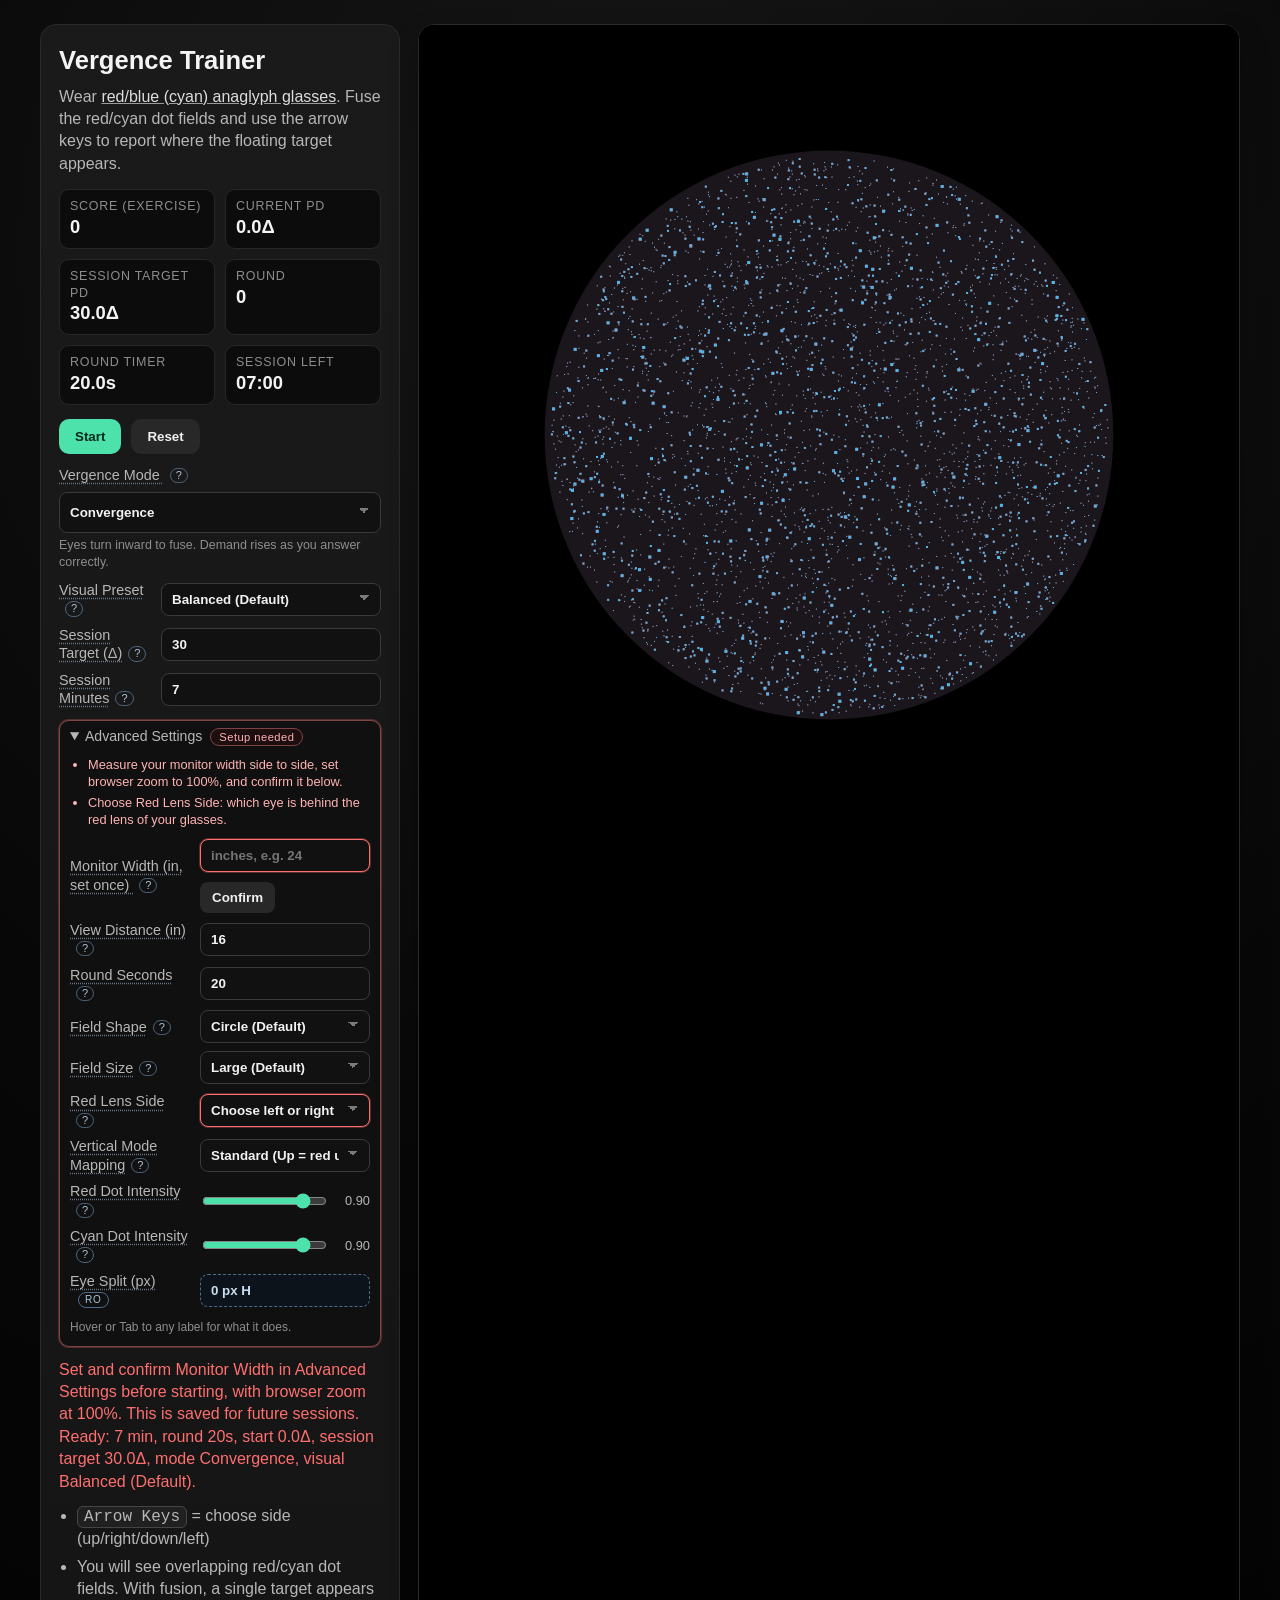
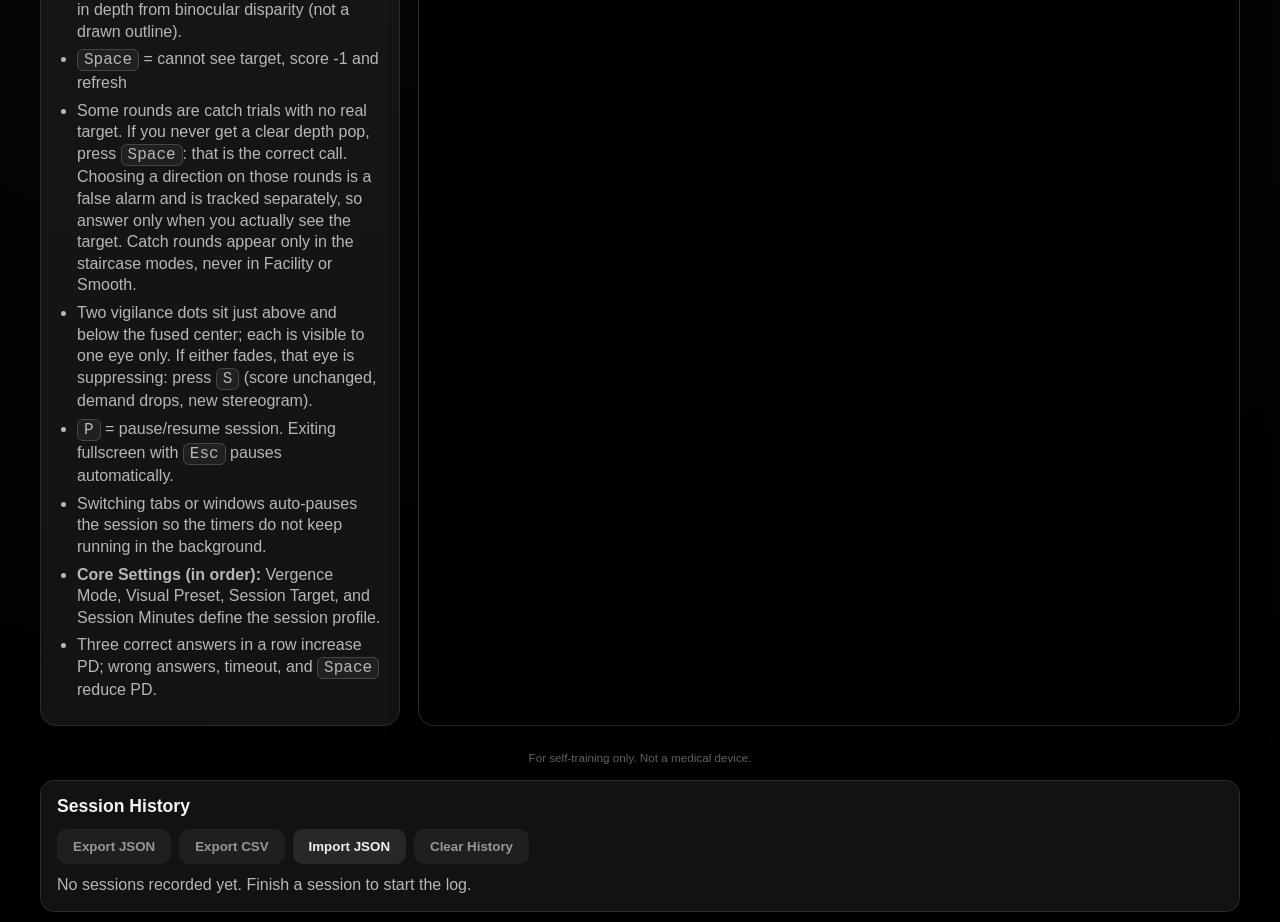
<file: index.html>
<!doctype html>
<html lang="en">
  <head>
    <meta charset="UTF-8" />
    <meta name="viewport" content="width=device-width, initial-scale=1.0" />
    <title>Vergence Trainer</title>
    <link rel="stylesheet" href="styles.css" />
  </head>
  <body>
    <main class="layout">
      <section class="panel" aria-labelledby="appTitle">
        <h1 id="appTitle">Vergence Trainer</h1>
        <p class="intro-copy">
          Wear
          <a href="https://en.wikipedia.org/wiki/Anaglyph_3D" target="_blank" rel="noopener noreferrer">red/blue (cyan) anaglyph glasses</a>.
          Fuse the red/cyan dot fields and use the arrow keys to report where
          the floating target appears.
        </p>

        <div class="hud">
          <div class="hud-item">
            <span class="label">Score (Exercise)</span>
            <strong id="score">0</strong>
          </div>
          <div class="hud-item">
            <span class="label">Current PD</span>
            <strong id="prism">0Δ</strong>
          </div>
          <div class="hud-item">
            <span class="label">Session Target PD</span>
            <strong id="goalPdHud">30Δ</strong>
          </div>
          <div class="hud-item">
            <span class="label">Round</span>
            <strong id="round">0</strong>
          </div>
          <div class="hud-item">
            <span class="label">Round Timer</span>
            <strong id="timer">20.0s</strong>
          </div>
          <div class="hud-item">
            <span class="label">Session Left</span>
            <strong id="sessionTimer">07:00</strong>
          </div>
        </div>

        <div class="controls">
          <button id="startBtn" type="button">Start</button>
          <button id="resetBtn" type="button" class="ghost">Reset</button>
        </div>

        <div class="setup-grid core-setup">
          <label for="vergenceMode" class="has-tooltip">
            Vergence Mode
            <span id="vergenceModeTipPanel" class="mode-tip-panel"></span>
          </label>
          <select id="vergenceMode"></select>
          <p id="vergenceModeDescription" class="mode-description"></p>
          <label
            for="visualPreset"
            class="has-tooltip"
            data-tip="How the dot field looks: dot sizes and how strongly the target stands out. Fine Dots is the hardest to see."
          >Visual Preset</label>
          <select id="visualPreset"></select>
          <label
            for="goalPd"
            class="has-tooltip"
            data-tip="The demand, in prism diopters, you are aiming to reach this session. Hitting it shows Target Met in the summary."
          >Session Target (Δ)</label>
          <input
            id="goalPd"
            type="number"
            min="1"
            max="500"
            step="1"
            value="30"
          />
          <label
            for="sessionMinutes"
            class="has-tooltip"
            data-tip="How long the whole session runs before the summary appears."
          >Session Minutes</label>
          <input
            id="sessionMinutes"
            type="number"
            min="1"
            max="30"
            step="1"
            value="7"
          />
        </div>

        <details class="advanced-setup">
          <summary>Advanced Settings<span id="setupNeededBadge" class="setup-badge" hidden>Setup needed</span></summary>
          <ul id="setupChecklist" class="setup-checklist" hidden></ul>
          <div class="setup-grid">
            <label
              for="monitorWidth"
              class="monitor-width-label has-tooltip"
              data-tip="Measure your screen side to side (not diagonally), in inches. Everything the app says in prism diopters is scaled from this, so it has to be right. If your measurement lands between marks, round up. Set browser zoom to 100% (Cmd/Ctrl+0) before confirming; the app cannot detect zoom that was already applied. Asked once, then saved in this browser."
            >
              Monitor Width (in, set once)
            </label>
            <div class="monitor-width-controls">
              <input
                id="monitorWidth"
                type="number"
                min="10"
                max="60"
                step="0.5"
                placeholder="inches, e.g. 24"
              />
              <button id="monitorWidthConfirmBtn" type="button" class="ghost" hidden>Confirm</button>
            </div>
            <label
              for="viewDistance"
              class="has-tooltip"
              data-tip="How far your eyes sit from the screen, in inches. Used together with Monitor Width to convert pixels into prism diopters."
            >View Distance (in)</label>
            <input
              id="viewDistance"
              type="number"
              min="8"
              max="60"
              step="0.5"
              value="16"
            />
            <label
              for="startPd"
              class="debug-only has-tooltip"
              data-tip="Debug only: the demand the session starts at instead of zero."
            >Start PD (Δ)</label>
            <input
              id="startPd"
              class="debug-only"
              type="number"
              min="0"
              max="500"
              step="1"
              value="0"
            />
            <label
              for="roundSeconds"
              class="has-tooltip"
              data-tip="How long you get to answer each round. Running out of time beeps and scores -1."
            >Round Seconds</label>
            <input
              id="roundSeconds"
              type="number"
              min="5"
              max="120"
              step="1"
              value="20"
            />
            <label
              for="fieldShape"
              class="has-tooltip"
              data-tip="The outline of the dot field, circle or square. Purely visual preference."
            >Field Shape</label>
            <select id="fieldShape">
              <option value="circle">Circle (Default)</option>
              <option value="square">Square</option>
            </select>
            <label
              for="fieldSize"
              class="has-tooltip"
              data-tip="Shrinks the whole dot field. A smaller field gives your eyes less to lock onto, which makes fusion harder."
            >Field Size</label>
            <select id="fieldSize">
              <option value="large">Large (Default)</option>
              <option value="medium">Medium</option>
              <option value="small">Small (Harder)</option>
            </select>
            <label
              for="redLensSide"
              class="has-tooltip"
              data-tip="Look at your glasses: which eye is behind the red lens? This sets which direction counts as convergence, so it must be answered once before starting. To double-check: in Convergence mode the fused field should float in front of the screen; if it sinks behind, pick the other side."
            >
              Red Lens Side
            </label>
            <select id="redLensSide">
              <option value="" disabled hidden>Choose left or right</option>
              <option value="left">Left eye</option>
              <option value="right">Right eye</option>
            </select>
            <label
              for="verticalPolarity"
              class="has-tooltip"
              data-tip="Flips which direction counts as Vergence Up versus Vergence Down, if testing with your doctor shows your setup runs opposite."
            >Vertical Mode Mapping</label>
            <select id="verticalPolarity">
              <option value="standard">Standard (Up = red up)</option>
              <option value="flipped">Flipped (Up = blue (cyan) up)</option>
            </select>
            <label
              for="leftDotIntensity"
              class="has-tooltip"
              data-tip="Brightness of the red dots, 0.3 to 1.0. It sits just under full by default so the dots stay crisp without glare or bleed. Lower it if, with glasses on and one eye closed at a time, red dots show faintly through the wrong lens (ghosting)."
            >Red Dot Intensity</label>
            <div class="intensity-control">
              <input id="leftDotIntensity" type="range" min="0.3" max="1" step="0.05" value="0.9" />
              <span id="leftDotIntensityValue" class="intensity-value">0.90</span>
            </div>
            <label
              for="rightDotIntensity"
              class="has-tooltip"
              data-tip="Brightness of the cyan dots, 0.3 to 1.0. It sits just under full by default so the dots stay crisp without glare or bleed. Lower it if, with glasses on and one eye closed at a time, cyan dots show faintly through the wrong lens (ghosting)."
            >Cyan Dot Intensity</label>
            <div class="intensity-control">
              <input id="rightDotIntensity" type="range" min="0.3" max="1" step="0.05" value="0.9" />
              <span id="rightDotIntensityValue" class="intensity-value">0.90</span>
            </div>
            <label
              for="lrSplit"
              class="readonly-label has-tooltip"
              data-tip="Read-only: how far apart the red and cyan fields are drawn right now, in screen pixels, tagged H (horizontal) or V (vertical)."
            >Eye Split (px)</label>
            <input id="lrSplit" type="text" value="0 px" readonly />
          </div>
          <p class="advanced-hint">Hover or Tab to any label for what it does.</p>
          <ul class="advanced-help-list debug-only">
            <li><strong>Debug Shortcuts:</strong> <kbd>[</kbd> or <kbd>-</kbd> / <kbd>_</kbd> for -1; <kbd>]</kbd> or <kbd>=</kbd> / <kbd>+</kbd> for +1. Works in fullscreen.</li>
          </ul>
        </details>
        <p id="status" class="status" aria-live="polite">Press Start to begin.</p>
        <div id="pauseCard" class="pause-card" hidden>
          <strong class="pause-title">Session Paused</strong>
          <div class="pause-grid">
            <span class="pause-key">Exercise</span>
            <strong id="pauseExerciseName">Vergence Trainer</strong>
            <span class="pause-key">Vergence</span>
            <strong id="pauseVergenceMode">Convergence</strong>
            <span class="pause-key">Eye Split</span>
            <strong id="pauseLrSplit">0 px</strong>
          </div>
        </div>
        <p id="debugStatus" class="debug-status" hidden></p>
        <div id="debugControls" class="debug-controls" hidden>
          <button id="debugDownBtn" type="button" class="ghost debug-btn" aria-label="Decrease difficulty">-</button>
          <button id="debugUpBtn" type="button" class="ghost debug-btn" aria-label="Increase difficulty">+</button>
        </div>

        <ul class="instructions">
          <li><kbd>Arrow Keys</kbd> = choose side (up/right/down/left)</li>
          <li>
            You will see overlapping red/cyan dot fields. With fusion,
            a single target appears in depth from binocular disparity (not a
            drawn outline).
          </li>
          <li><kbd>Space</kbd> = cannot see target, score -1 and refresh</li>
          <li>
            Some rounds are catch trials with no real target. If you never get
            a clear depth pop, press <kbd>Space</kbd>: that is the correct call.
            Choosing a direction on those rounds is a false alarm and is
            tracked separately, so answer only when you actually see the target.
            Catch rounds appear only in the staircase modes, never in Facility
            or Smooth.
          </li>
          <li>
            Two vigilance dots sit just above and below the fused center; each
            is visible to one eye only. If either fades, that eye is
            suppressing: press <kbd>S</kbd> (score unchanged, demand drops,
            new stereogram).
          </li>
          <li><kbd>P</kbd> = pause/resume session. Exiting fullscreen with <kbd>Esc</kbd> pauses automatically.</li>
          <li>Switching tabs or windows auto-pauses the session so the timers do not keep running in the background.</li>
          <li>
            <strong>Core Settings (in order):</strong> Vergence Mode,
            Visual Preset, Session Target, and Session Minutes define the
            session profile.
          </li>
          <li>
            Three correct answers in a row increase PD; wrong answers, timeout,
            and <kbd>Space</kbd> reduce PD.
          </li>
        </ul>
      </section>

      <section id="viewerWrap" class="viewer-wrap">
        <canvas
          id="viewer"
          width="680"
          height="680"
          aria-label="Vergence training target"
          role="img"
        ></canvas>
      </section>
    </main>
    <p class="disclaimer-note page-footer-warning">
      For self-training only. Not a medical device.
    </p>

    <section id="summaryCard" class="summary-card hidden" aria-live="polite">
      <h2>Session Summary</h2>
      <div class="summary-grid">
        <div><span>Result</span><strong id="sumResult">-</strong></div>
        <div><span>Best PD</span><strong id="sumBestPd">0Δ</strong></div>
        <div><span>Session Target PD</span><strong id="sumGoalPd">30Δ</strong></div>
        <div><span>Total Score</span><strong id="sumScore">0</strong></div>
        <div><span>Exercise Scores</span><strong id="sumExerciseScores">Convergence 0 | Divergence 0</strong></div>
        <div><span>Ranges (Break/Rec)</span><strong id="sumRanges">-</strong></div>
        <div><span>Facility</span><strong id="sumFacility">-</strong></div>
        <div><span>Rounds</span><strong id="sumRounds">0</strong></div>
        <div><span>Session Time</span><strong id="sumDuration">00:00</strong></div>
        <div><span>Correct</span><strong id="sumCorrect">0</strong></div>
        <div><span>Wrong</span><strong id="sumWrong">0</strong></div>
        <div><span>Timeouts</span><strong id="sumTimeouts">0</strong></div>
        <div><span>Skips</span><strong id="sumSkips">0</strong></div>
        <div><span>Suppressions</span><strong id="sumSuppressions">0</strong></div>
        <div><span>Catch Trials (false alarms)</span><strong id="sumCatch">-</strong></div>
      </div>
    </section>

    <section id="historyCard" class="summary-card history-card">
      <h2>Session History</h2>
      <div class="history-actions">
        <button id="historyExportJsonBtn" type="button" class="ghost">Export JSON</button>
        <button id="historyExportCsvBtn" type="button" class="ghost">Export CSV</button>
        <button id="historyImportBtn" type="button" class="ghost">Import JSON</button>
        <button id="historyClearBtn" type="button" class="ghost">Clear History</button>
        <input id="historyImportFile" type="file" accept="application/json,.json" hidden />
      </div>
      <p id="historyEmpty">No sessions recorded yet. Finish a session to start the log.</p>
      <div id="historyTrendWrap" class="history-trend-wrap" hidden>
        <div class="trend-legend">
          <span class="trend-legend-item"><i class="trend-swatch trend-swatch-best"></i>Best PD</span>
          <span class="trend-legend-item"><i class="trend-swatch trend-swatch-break"></i>Break point</span>
        </div>
        <canvas
          id="historyTrend"
          height="160"
          role="img"
          aria-label="Best PD and break point per session over time"
        ></canvas>
        <div id="historyTrendTooltip" class="trend-tooltip" hidden></div>
      </div>
      <div class="history-table-wrap">
        <table id="historyTable" hidden>
          <thead>
            <tr>
              <th>Date</th>
              <th>Mode</th>
              <th>Best PD</th>
              <th>Break/Rec</th>
              <th>Score</th>
              <th>Rounds</th>
              <th>Suppr.</th>
            </tr>
          </thead>
          <tbody id="historyTableBody"></tbody>
        </table>
      </div>
    </section>

    <script src="config.js"></script>
    <script src="vergence-core.js"></script>
    <script src="app.js"></script>
  </body>
</html>
</file>
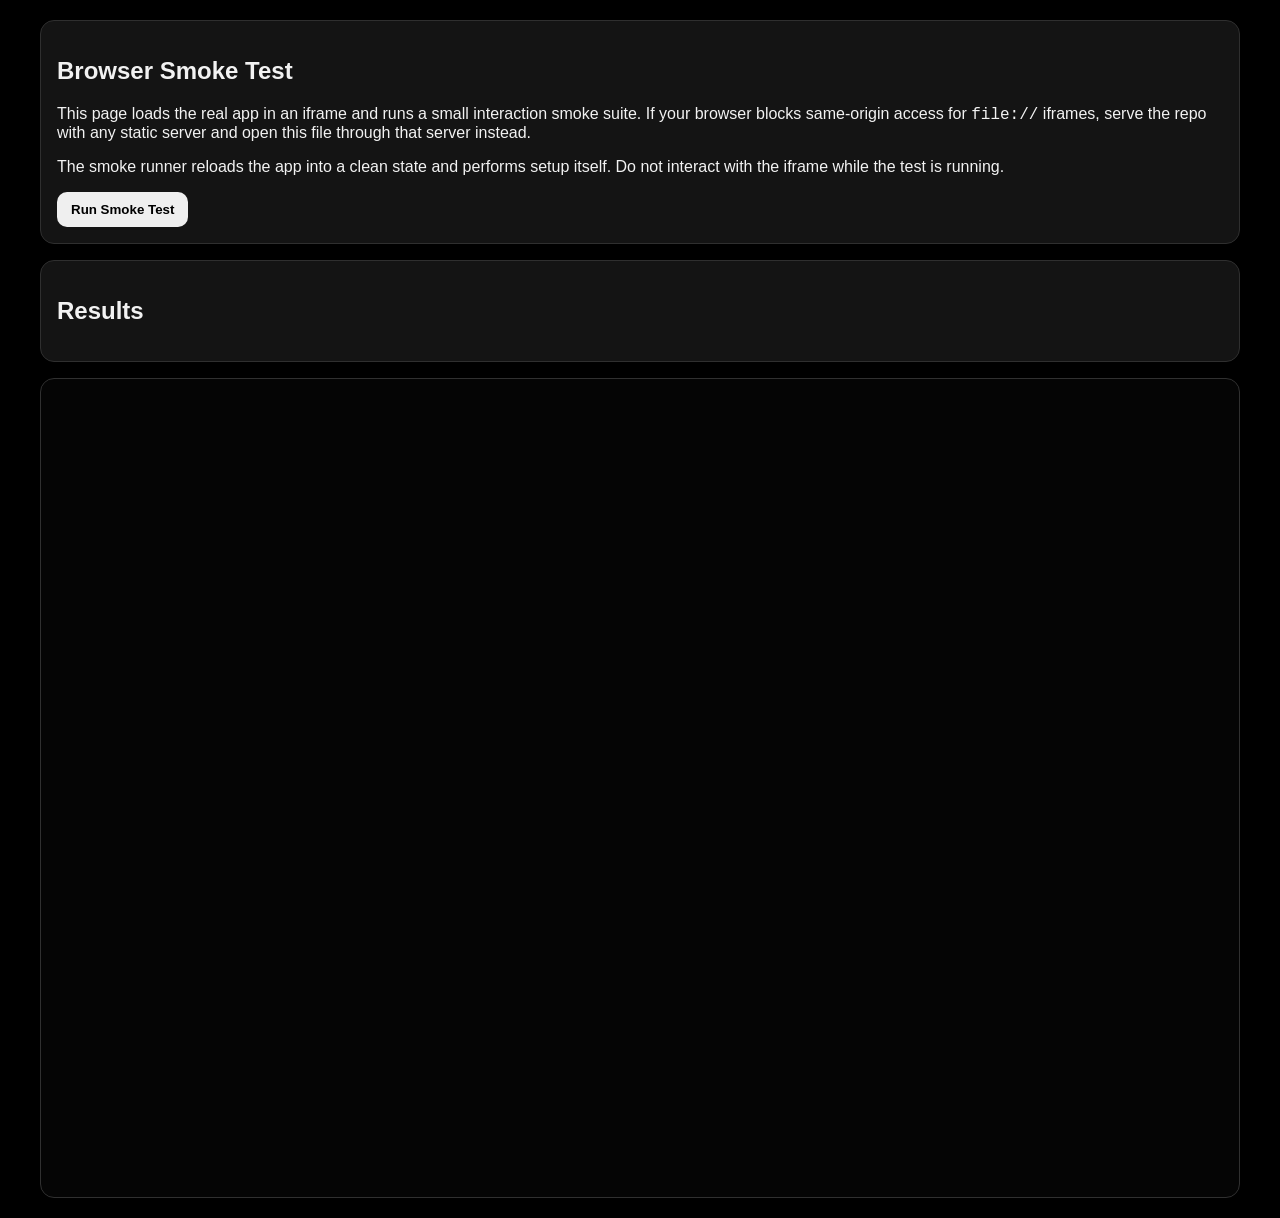
<file: tests/browser-smoke.html>
<!doctype html>
<html lang="en">
  <head>
    <meta charset="UTF-8" />
    <meta name="viewport" content="width=device-width, initial-scale=1.0" />
    <title>Vergence Trainer Browser Smoke Test</title>
    <style>
      :root {
        --bg: #0a0a0a;
        --panel: #141414;
        --text: #f2f2f2;
        --muted: #b8b8b8;
        --pass: #59d7a8;
        --fail: #ff7b7b;
      }

      * {
        box-sizing: border-box;
      }

      body {
        margin: 0;
        min-height: 100vh;
        padding: 20px;
        font-family: "Trebuchet MS", "Segoe UI", sans-serif;
        background: #000;
        color: var(--text);
      }

      .layout {
        width: min(1200px, 100%);
        margin: 0 auto;
        display: grid;
        gap: 16px;
      }

      .panel {
        padding: 16px;
        border: 1px solid #2f2f2f;
        border-radius: 14px;
        background: var(--panel);
      }

      button {
        border: 0;
        border-radius: 10px;
        padding: 10px 14px;
        font-weight: 700;
        cursor: pointer;
      }

      #results {
        margin: 0;
        padding-left: 18px;
      }

      #results li {
        margin-bottom: 6px;
      }

      .pass {
        color: var(--pass);
      }

      .fail {
        color: var(--fail);
      }

      .env-warning {
        margin: 12px 0 0;
        padding: 10px 12px;
        border: 1px solid #6d3e3e;
        border-radius: 10px;
        background: #1b0f0f;
        color: #ffd0d0;
      }

      iframe {
        width: 100%;
        min-height: 820px;
        border: 1px solid #303030;
        border-radius: 14px;
        background: #050505;
      }

      code {
        font-family: ui-monospace, SFMono-Regular, Menlo, monospace;
      }
    </style>
  </head>
  <body>
    <main class="layout">
      <section class="panel">
        <h1>Browser Smoke Test</h1>
        <p>
          This page loads the real app in an iframe and runs a small interaction
          smoke suite. If your browser blocks same-origin access for
          <code>file://</code> iframes, serve the repo with any static server and
          open this file through that server instead.
        </p>
        <p>
          The smoke runner reloads the app into a clean state and performs setup
          itself. Do not interact with the iframe while the test is running.
        </p>
        <p id="environmentWarning" class="env-warning" hidden></p>
        <button id="runBtn" type="button">Run Smoke Test</button>
      </section>

      <section class="panel">
        <h2>Results</h2>
        <ol id="results"></ol>
      </section>

      <iframe id="appFrame" title="Vergence Trainer Smoke Test Frame"></iframe>
    </main>

    <script src="browser-smoke.js"></script>
  </body>
</html>
</file>
<file: styles.css>
:root {
  --bg: #050505;
  --panel: #131313;
  --text: #f4f4f4;
  --muted: #b7b7b7;
  --accent: #4de2ab;
  --danger: #ff6f6f;
}

* {
  box-sizing: border-box;
}

[hidden] {
  display: none !important;
}

body {
  margin: 0;
  min-height: 100vh;
  font-family: "Trebuchet MS", "Segoe UI", sans-serif;
  line-height: 1.35;
  background: radial-gradient(circle at 50% 10%, #171717 0%, #070707 40%, #000000 100%);
  color: var(--text);
}

body.session-active {
  display: grid;
  place-items: center;
  background: #000;
}

body.session-active .layout {
  width: min(96vw, 96vh);
  margin: 0;
  grid-template-columns: 1fr;
  gap: 0;
}

body.session-active .panel {
  display: none;
}

body.session-active .viewer-wrap {
  border-color: #000;
  border-radius: 0;
  box-shadow: none;
  background: #000;
}

body.session-active #viewer {
  width: min(96vw, 96vh);
  max-width: 96vw;
  max-height: 96vh;
}

.layout {
  width: min(1200px, 96vw);
  margin: 24px auto;
  display: grid;
  grid-template-columns: minmax(290px, 360px) 1fr;
  gap: 18px;
}

.panel {
  padding: 18px;
  border: 1px solid #2b2b2b;
  border-radius: 16px;
  background: linear-gradient(180deg, #1a1a1a, var(--panel));
}

h1 {
  margin: 0 0 8px;
  font-size: 1.6rem;
}

p {
  margin: 0 0 14px;
  color: var(--muted);
  line-height: 1.4;
}

.intro-copy a,
.intro-copy a:visited {
  color: #dedede;
  text-decoration-color: #9a9a9a;
}

.intro-copy a:hover,
.intro-copy a:focus-visible {
  color: #f4f4f4;
  text-decoration-color: #d0d0d0;
}

.hud {
  display: grid;
  grid-template-columns: repeat(2, minmax(100px, 1fr));
  gap: 10px;
  margin-bottom: 14px;
}

.hud-item {
  padding: 8px 10px;
  border-radius: 10px;
  background: #0c0c0c;
  border: 1px solid #272727;
}

.label {
  display: block;
  font-size: 0.78rem;
  letter-spacing: 0.06em;
  text-transform: uppercase;
  color: #8d8d8d;
}

.hud-item strong {
  font-size: 1.15rem;
}

.controls {
  display: flex;
  gap: 10px;
  margin-bottom: 12px;
}

.setup-grid {
  display: grid;
  grid-template-columns: minmax(0, 1fr) 170px;
  align-items: center;
  column-gap: 12px;
  row-gap: 8px;
}

.core-setup {
  margin-bottom: 12px;
  grid-template-columns: minmax(0, 1fr) minmax(0, 220px);
}

.core-setup label[for="vergenceMode"],
.core-setup #vergenceMode {
  grid-column: 1 / -1;
}

.debug-only {
  display: none;
}

body.debug-mode .debug-only {
  display: revert;
}

body.training-live .intro-copy,
body.training-live .core-setup,
body.training-live .advanced-setup,
body.training-live .instructions {
  display: none;
}

.advanced-setup {
  margin: 0 0 12px;
  border: 1px solid #2f2f2f;
  border-radius: 10px;
  background: #101010;
  padding: 6px 10px 10px;
}

.advanced-setup.needs-attention {
  border-color: #7e4444;
  box-shadow: 0 0 0 1px rgb(255 111 111 / 25%);
}

.advanced-setup summary {
  cursor: pointer;
  font-size: 0.88rem;
  color: var(--muted);
  user-select: none;
}

.setup-checklist {
  margin: 10px 0 2px;
  padding-left: 18px;
  color: #ffb3b3;
  font-size: 0.8rem;
}

.setup-checklist li {
  margin-bottom: 4px;
  line-height: 1.35;
}

.setup-badge {
  white-space: nowrap;
  margin-left: 8px;
  padding: 2px 8px;
  border-radius: 999px;
  border: 1px solid #7e4444;
  background: #1d0f0f;
  color: #ffb3b3;
  font-size: 0.7rem;
  letter-spacing: 0.04em;
}

.setup-grid input.needs-value,
.setup-grid select.needs-value {
  border-color: var(--danger);
  box-shadow: 0 0 0 1px rgb(255 111 111 / 30%);
}

.advanced-hint {
  margin: 10px 0 0;
  font-size: 0.75rem;
  color: #8d8d8d;
}

.core-setup .mode-description {
  grid-column: 1 / -1;
  margin: -4px 0 2px;
  font-size: 0.78rem;
  color: #8d8d8d;
  line-height: 1.35;
}

.advanced-setup .setup-grid {
  margin-top: 10px;
}

.advanced-help-list {
  margin: 10px 0 0;
  padding-left: 18px;
  color: #a0a5aa;
  font-size: 0.78rem;
}

.advanced-help-list li {
  margin-bottom: 5px;
  line-height: 1.35;
}

/* Labels wrap instead of overflowing, so a long label can never run under
   the control next to it no matter how the text changes later. */
.setup-grid label {
  font-size: 0.9rem;
  color: var(--muted);
  white-space: normal;
  overflow-wrap: break-word;
  min-width: 0;
  line-height: 1.28;
}

.setup-grid label.has-tooltip {
  cursor: help;
  position: relative;
  text-decoration-line: underline;
  text-decoration-style: dotted;
  text-decoration-color: #687482;
  text-underline-offset: 3px;
}

.setup-grid label.has-tooltip[data-tip]::before {
  content: attr(data-tip);
  white-space: pre-line;
  position: absolute;
  left: 0;
  bottom: calc(100% + 8px);
  width: 250px;
  padding: 8px 10px;
  border-radius: 8px;
  border: 1px solid #44576c;
  background: #0f1722;
  color: #d8e4f0;
  font-size: 0.75rem;
  font-weight: 400;
  line-height: 1.4;
  z-index: 6;
  opacity: 0;
  visibility: hidden;
  pointer-events: none;
  transition: opacity 120ms ease;
}

.setup-grid label.has-tooltip[data-tip]:hover::before,
.setup-grid label.has-tooltip[data-tip]:focus-visible::before {
  opacity: 1;
  visibility: visible;
}

/* Structured tooltip for the mode picker: built by JS from the same data as
   the dropdown, so names, grouping, and order always match it. */
.mode-tip-panel {
  display: block;
  position: absolute;
  left: 0;
  top: calc(100% + 6px);
  width: 330px;
  padding: 10px 12px;
  border-radius: 8px;
  border: 1px solid #44576c;
  background: #0f1722;
  color: #d8e4f0;
  font-size: 0.75rem;
  font-weight: 400;
  line-height: 1.45;
  z-index: 6;
  opacity: 0;
  visibility: hidden;
  pointer-events: none;
  transition: opacity 120ms ease;
}

.setup-grid label.has-tooltip:hover .mode-tip-panel,
.setup-grid label.has-tooltip:focus-visible .mode-tip-panel {
  opacity: 1;
  visibility: visible;
}

.mode-tip-group {
  display: block;
  margin: 9px 0 3px;
  font-size: 0.66rem;
  letter-spacing: 0.07em;
  text-transform: uppercase;
  color: #7f93a8;
}

.mode-tip-group:first-child {
  margin-top: 0;
}

.mode-tip-item {
  display: block;
  margin-bottom: 4px;
  padding-left: 10px;
}

.mode-tip-item strong {
  color: #f0f5fa;
}

.setup-grid label.has-tooltip::after {
  content: "?";
  display: inline-block;
  margin-left: 6px;
  padding: 0 5px;
  border: 1px solid #4f657c;
  border-radius: 999px;
  color: #aec3d8;
  font-size: 0.69rem;
  line-height: 1.2;
  vertical-align: 1px;
}

.setup-grid label.readonly-label::after {
  content: "RO";
  margin-left: 8px;
  padding: 1px 6px;
  border-radius: 999px;
  border: 1px solid #4d6d8b;
  color: #a8c4dc;
  font-size: 0.63rem;
  letter-spacing: 0.08em;
  text-transform: uppercase;
}

.setup-grid input,
.setup-grid select {
  width: 100%;
  padding: 8px 10px;
  border-radius: 8px;
  border: 1px solid #3a3a3a;
  background: #111;
  color: #f2f2f2;
  font-weight: 700;
}

.intensity-control {
  display: flex;
  align-items: center;
  gap: 8px;
}

.setup-grid .intensity-control input[type="range"] {
  padding: 0;
  border: 0;
  background: transparent;
  accent-color: var(--accent);
}

.intensity-value {
  min-width: 2.6em;
  text-align: right;
  font-size: 0.8rem;
  color: var(--muted);
}

.monitor-width-controls {
  display: flex;
  flex-direction: column;
  align-items: stretch;
  gap: 10px;
}

.monitor-width-controls input {
  min-width: 0;
}

.monitor-width-controls button {
  padding: 8px 12px;
  border-radius: 8px;
  white-space: nowrap;
  align-self: flex-start;
}

.setup-grid select {
  appearance: none;
  background-image: linear-gradient(45deg, transparent 50%, #7a7a7a 50%), linear-gradient(135deg, #7a7a7a 50%, transparent 50%);
  background-position: calc(100% - 16px) calc(50% - 2px), calc(100% - 11px) calc(50% - 2px);
  background-size: 5px 5px, 5px 5px;
  background-repeat: no-repeat;
  padding-right: 30px;
}

#vergenceMode {
  white-space: normal;
  line-height: 1.2;
  min-height: 2.55rem;
}

#vergenceMode option {
  white-space: normal;
}

.setup-grid input:disabled,
.setup-grid select:disabled {
  opacity: 0.7;
}

.setup-grid input[readonly] {
  background: #0d131a;
  border: 1px dashed #4d6d8b;
  color: #c7dcf0;
  cursor: default;
  font-weight: 600;
}

button {
  border: 0;
  border-radius: 10px;
  padding: 10px 16px;
  font-weight: 700;
  cursor: pointer;
  background: var(--accent);
  color: #02291c;
}

button:disabled {
  opacity: 0.6;
  cursor: not-allowed;
}

button:focus-visible,
.setup-grid input:focus-visible,
.setup-grid select:focus-visible {
  outline: 2px solid var(--accent);
  outline-offset: 2px;
}

button.ghost {
  background: #282828;
  color: #f0f0f0;
}

.status {
  min-height: 22px;
  margin-bottom: 12px;
  color: var(--text);
}

.disclaimer-note {
  margin: 10px auto 14px;
  color: #868686;
  font-size: 0.73rem;
  opacity: 0.72;
  text-align: center;
}

.page-footer-warning {
  width: min(1200px, 96vw);
}

body.training-live .page-footer-warning,
body.session-active .page-footer-warning {
  display: none;
}

.status.danger {
  color: var(--danger);
}

.pause-card {
  margin: -2px 0 12px;
  padding: 10px 12px;
  border-radius: 10px;
  border: 1px solid #2e4f6e;
  background: #0f1722;
}

.pause-title {
  display: block;
  margin-bottom: 8px;
  font-size: 0.9rem;
}

.pause-grid {
  display: grid;
  grid-template-columns: 88px minmax(0, 1fr);
  column-gap: 10px;
  row-gap: 5px;
  align-items: center;
}

.pause-key {
  font-size: 0.72rem;
  text-transform: uppercase;
  letter-spacing: 0.06em;
  color: #a0b6cc;
}

.debug-status {
  margin: -4px 0 12px;
  padding: 8px 10px;
  border-radius: 8px;
  border: 1px dashed #33584a;
  background: #0d1512;
  color: #a7f4d6;
  font-family: ui-monospace, SFMono-Regular, Menlo, monospace;
  font-size: 0.78rem;
  line-height: 1.35;
}

.debug-controls {
  display: flex;
  gap: 8px;
  margin: -6px 0 12px;
}

.debug-btn {
  min-width: 44px;
  padding: 8px 12px;
  font-size: 1.05rem;
  line-height: 1;
}

.instructions {
  margin: 0;
  padding-left: 18px;
  color: var(--muted);
}

.instructions li {
  margin-bottom: 6px;
}

kbd {
  font-family: ui-monospace, SFMono-Regular, Menlo, monospace;
  background: #202020;
  border: 1px solid #454545;
  border-radius: 6px;
  padding: 1px 6px;
}

.viewer-wrap {
  border-radius: 16px;
  border: 1px solid #2a2a2a;
  overflow: hidden;
  background: #000;
  box-shadow: 0 16px 30px rgb(0 0 0 / 25%);
}

.summary-card {
  width: min(1200px, 96vw);
  margin: 12px auto 24px;
  padding: 14px 16px;
  border-radius: 14px;
  border: 1px solid #2b2b2b;
  background: #121212;
}

.summary-card.hidden {
  display: none;
}

.summary-card h2 {
  margin: 0 0 10px;
  font-size: 1.1rem;
}

.summary-grid {
  display: grid;
  grid-template-columns: repeat(auto-fit, minmax(130px, 1fr));
  gap: 8px;
}

.summary-grid div {
  padding: 8px 10px;
  border-radius: 9px;
  background: #0c0c0c;
  border: 1px solid #292929;
}

.summary-grid span {
  display: block;
  color: var(--muted);
  font-size: 0.77rem;
  text-transform: uppercase;
  letter-spacing: 0.05em;
}

.summary-grid strong {
  font-size: 1rem;
}

#viewer {
  width: 100%;
  height: auto;
  display: block;
  background: #000;
}

body.training-live .history-card,
body.session-active .history-card {
  display: none;
}

.history-actions {
  display: flex;
  gap: 8px;
  margin-bottom: 10px;
}

.history-table-wrap {
  overflow-x: auto;
}

.history-card table {
  width: 100%;
  border-collapse: collapse;
  font-size: 0.85rem;
}

.history-card th,
.history-card td {
  padding: 6px 10px;
  text-align: left;
  border-bottom: 1px solid #242424;
  white-space: nowrap;
}

.history-card th {
  color: var(--muted);
  font-size: 0.72rem;
  text-transform: uppercase;
  letter-spacing: 0.05em;
}

#historyEmpty {
  margin: 0;
  color: var(--muted);
}

.history-trend-wrap {
  position: relative;
  margin-bottom: 12px;
}

#historyTrend {
  display: block;
  width: 100%;
  height: 160px;
}

.trend-legend {
  display: flex;
  gap: 14px;
  margin-bottom: 6px;
  font-size: 0.78rem;
  color: var(--muted);
}

.trend-legend-item {
  display: inline-flex;
  align-items: center;
  gap: 6px;
}

.trend-swatch {
  width: 10px;
  height: 10px;
  border-radius: 3px;
}

.trend-swatch-best {
  background: #28a878;
}

.trend-swatch-break {
  background: #5b8ae6;
}

.trend-tooltip {
  position: absolute;
  top: 8px;
  padding: 6px 9px;
  border-radius: 8px;
  border: 1px solid #333;
  background: #1c1c1c;
  color: var(--text);
  font-size: 0.75rem;
  line-height: 1.4;
  pointer-events: none;
  white-space: nowrap;
  z-index: 2;
}

@media (max-width: 920px) {
  .layout {
    grid-template-columns: 1fr;
  }
}

@media (max-width: 520px) {
  .setup-grid {
    grid-template-columns: 1fr;
  }
}
</file>
